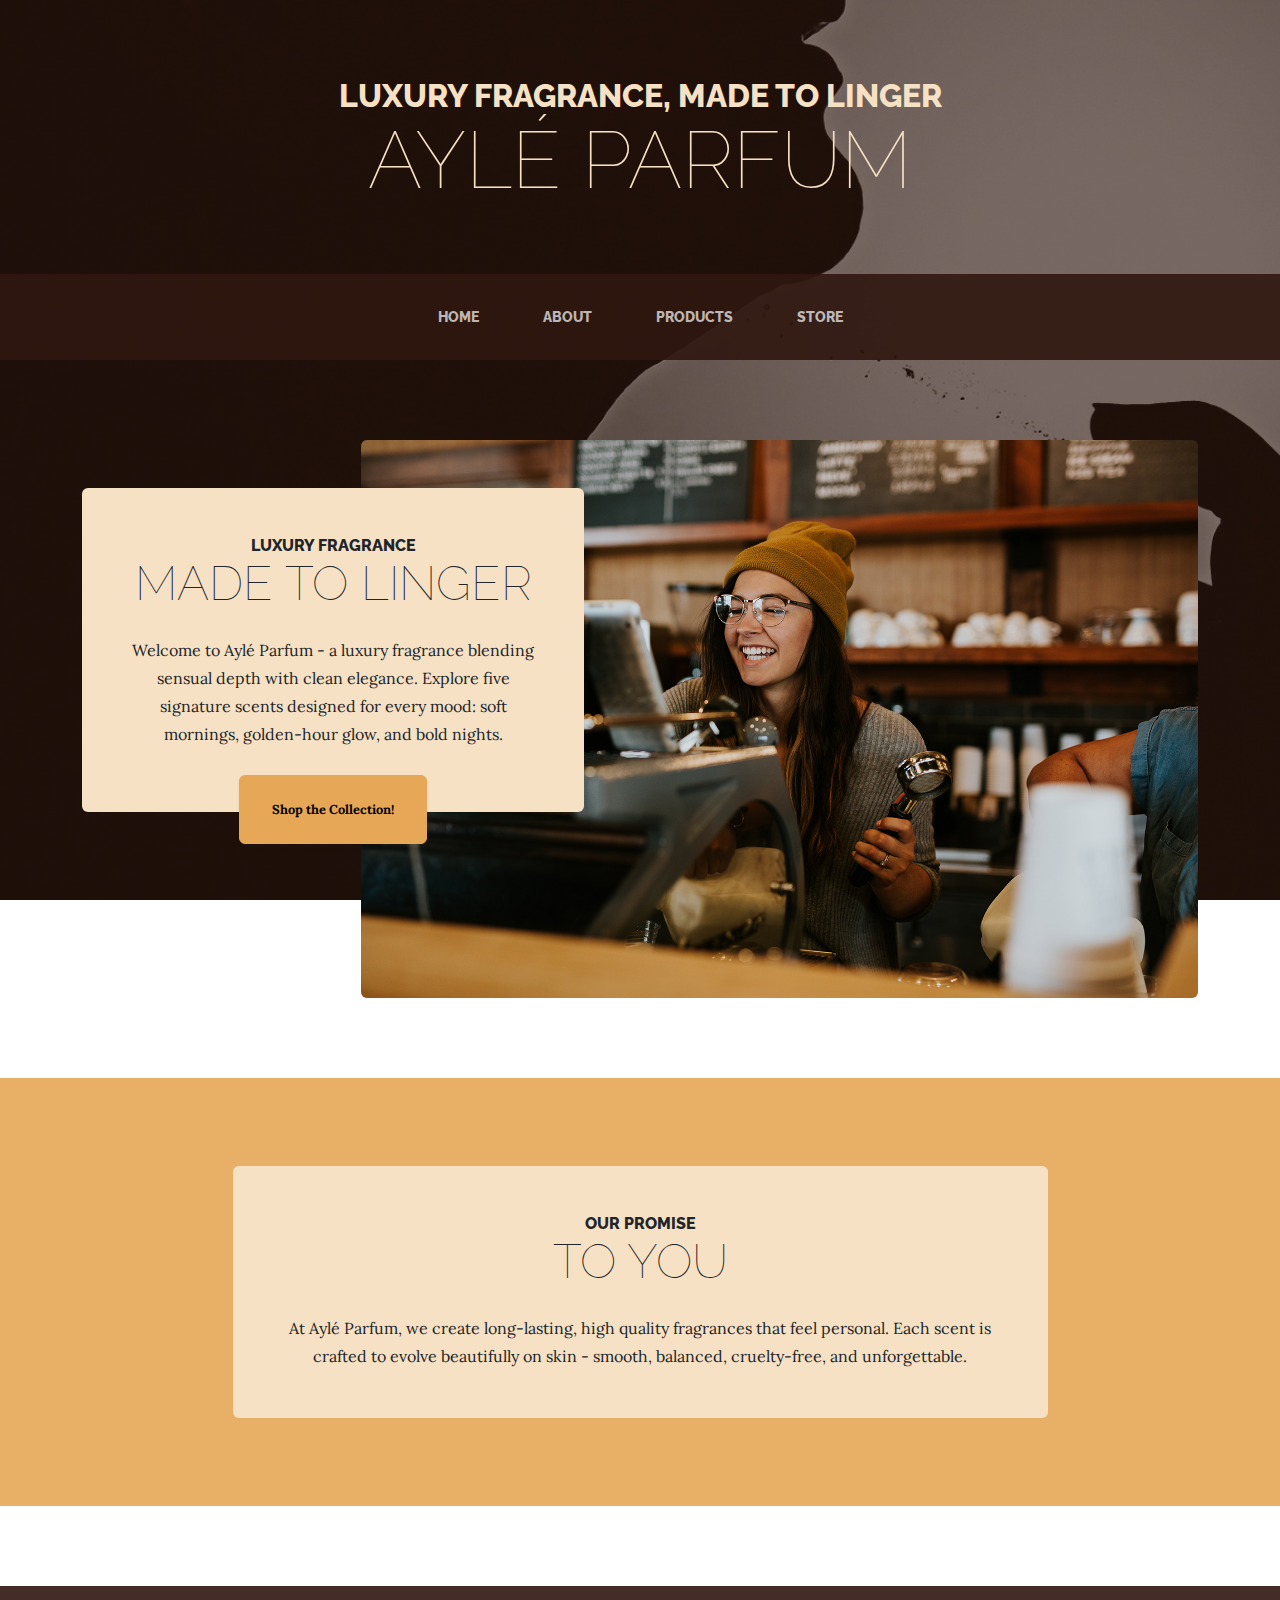
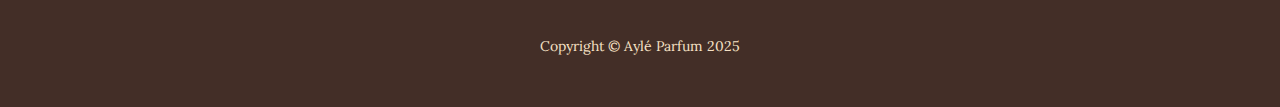
<file: index.html>
<!DOCTYPE html>
<html lang="en">
    <head>
        <meta charset="utf-8" />
        <meta name="viewport" content="width=device-width, initial-scale=1, shrink-to-fit=no" />
        <meta name="description" content="" />
        <meta name="author" content="" />
        <title>Aylé Parfum | Official Site</title>
        <link rel="icon" type="image/x-icon" href="assets/favicon.ico" />
        <!-- Google fonts-->
        <link href="https://fonts.googleapis.com/css?family=Raleway:100,100i,200,200i,300,300i,400,400i,500,500i,600,600i,700,700i,800,800i,900,900i" rel="stylesheet" />
        <link href="https://fonts.googleapis.com/css?family=Lora:400,400i,700,700i" rel="stylesheet" />
        <!-- Core theme CSS (includes Bootstrap)-->
        <link href="css/styles.css" rel="stylesheet" />
    </head>
    <body>
        <header>
            <h1 class="site-heading text-center text-faded d-none d-lg-block">
                <span class="site-heading-upper mb-3">Luxury fragrance, made to linger</span>
                <span class="site-heading-lower">Aylé Parfum</span>
            </h1>
        </header>
        <!-- Navigation-->
        <nav class="navbar navbar-expand-lg navbar-dark py-lg-4" id="mainNav">
            <div class="container">
                <a class="navbar-brand text-uppercase fw-bold d-lg-none" href="index.html">Aylé Parfum</a>
                <button class="navbar-toggler" type="button" data-bs-toggle="collapse" data-bs-target="#navbarSupportedContent" aria-controls="navbarSupportedContent" aria-expanded="false" aria-label="Toggle navigation"><span class="navbar-toggler-icon"></span></button>
                <div class="collapse navbar-collapse" id="navbarSupportedContent">
                    <ul class="navbar-nav mx-auto">
                        <li class="nav-item px-lg-4"><a class="nav-link text-uppercase" href="index.html">Home</a></li>
                        <li class="nav-item px-lg-4"><a class="nav-link text-uppercase" href="about.html">About</a></li>
                        <li class="nav-item px-lg-4"><a class="nav-link text-uppercase" href="products.html">Products</a></li>
                        <li class="nav-item px-lg-4"><a class="nav-link text-uppercase" href="store.html">Store</a></li>
                    </ul>
                </div>
            </div>
        </nav>
        <section class="page-section clearfix">
            <div class="container">
                <div class="intro">
                    <img class="intro-img img-fluid mb-3 mb-lg-0 rounded" src="assets/img/intro.jpg" alt="..." />
                    <div class="intro-text left-0 text-center bg-faded p-5 rounded">
                        <h2 class="section-heading mb-4">
                            <span class="section-heading-upper">Luxury fragrance</span>
                            <span class="section-heading-lower">Made to linger</span>
                        </h2>
                        <p class="mb-3">Welcome to Aylé Parfum - a luxury fragrance blending sensual depth with clean elegance. Explore five signature scents designed for every mood: soft mornings, golden-hour glow, and bold nights.</p>
                        <div class="intro-button mx-auto"><a class="btn btn-primary btn-xl" href="products.html">Shop the Collection!</a></div>
                    </div>
                </div>
            </div>
        </section>
        <section class="page-section cta">
            <div class="container">
                <div class="row">
                    <div class="col-xl-9 mx-auto">
                        <div class="cta-inner bg-faded text-center rounded">
                            <h2 class="section-heading mb-4">
                                <span class="section-heading-upper">Our Promise</span>
                                <span class="section-heading-lower">To You</span>
                            </h2>
                            <p class="mb-0">At Aylé Parfum, we create long-lasting, high quality fragrances that feel personal. Each scent is crafted to evolve beautifully on skin - smooth, balanced, cruelty-free, and unforgettable.</p>
                        </div>
                    </div>
                </div>
            </div>
        </section>
        <footer class="footer text-faded text-center py-5">
            <div class="container"><p class="m-0 small">Copyright &copy; Aylé Parfum 2025</p></div>
        </footer>
        <!-- Bootstrap core JS-->
        <script src="https://cdn.jsdelivr.net/npm/bootstrap@5.2.3/dist/js/bootstrap.bundle.min.js"></script>
        <!-- Core theme JS-->
        <script src="js/scripts.js"></script>
    </body>
</html>
</file>
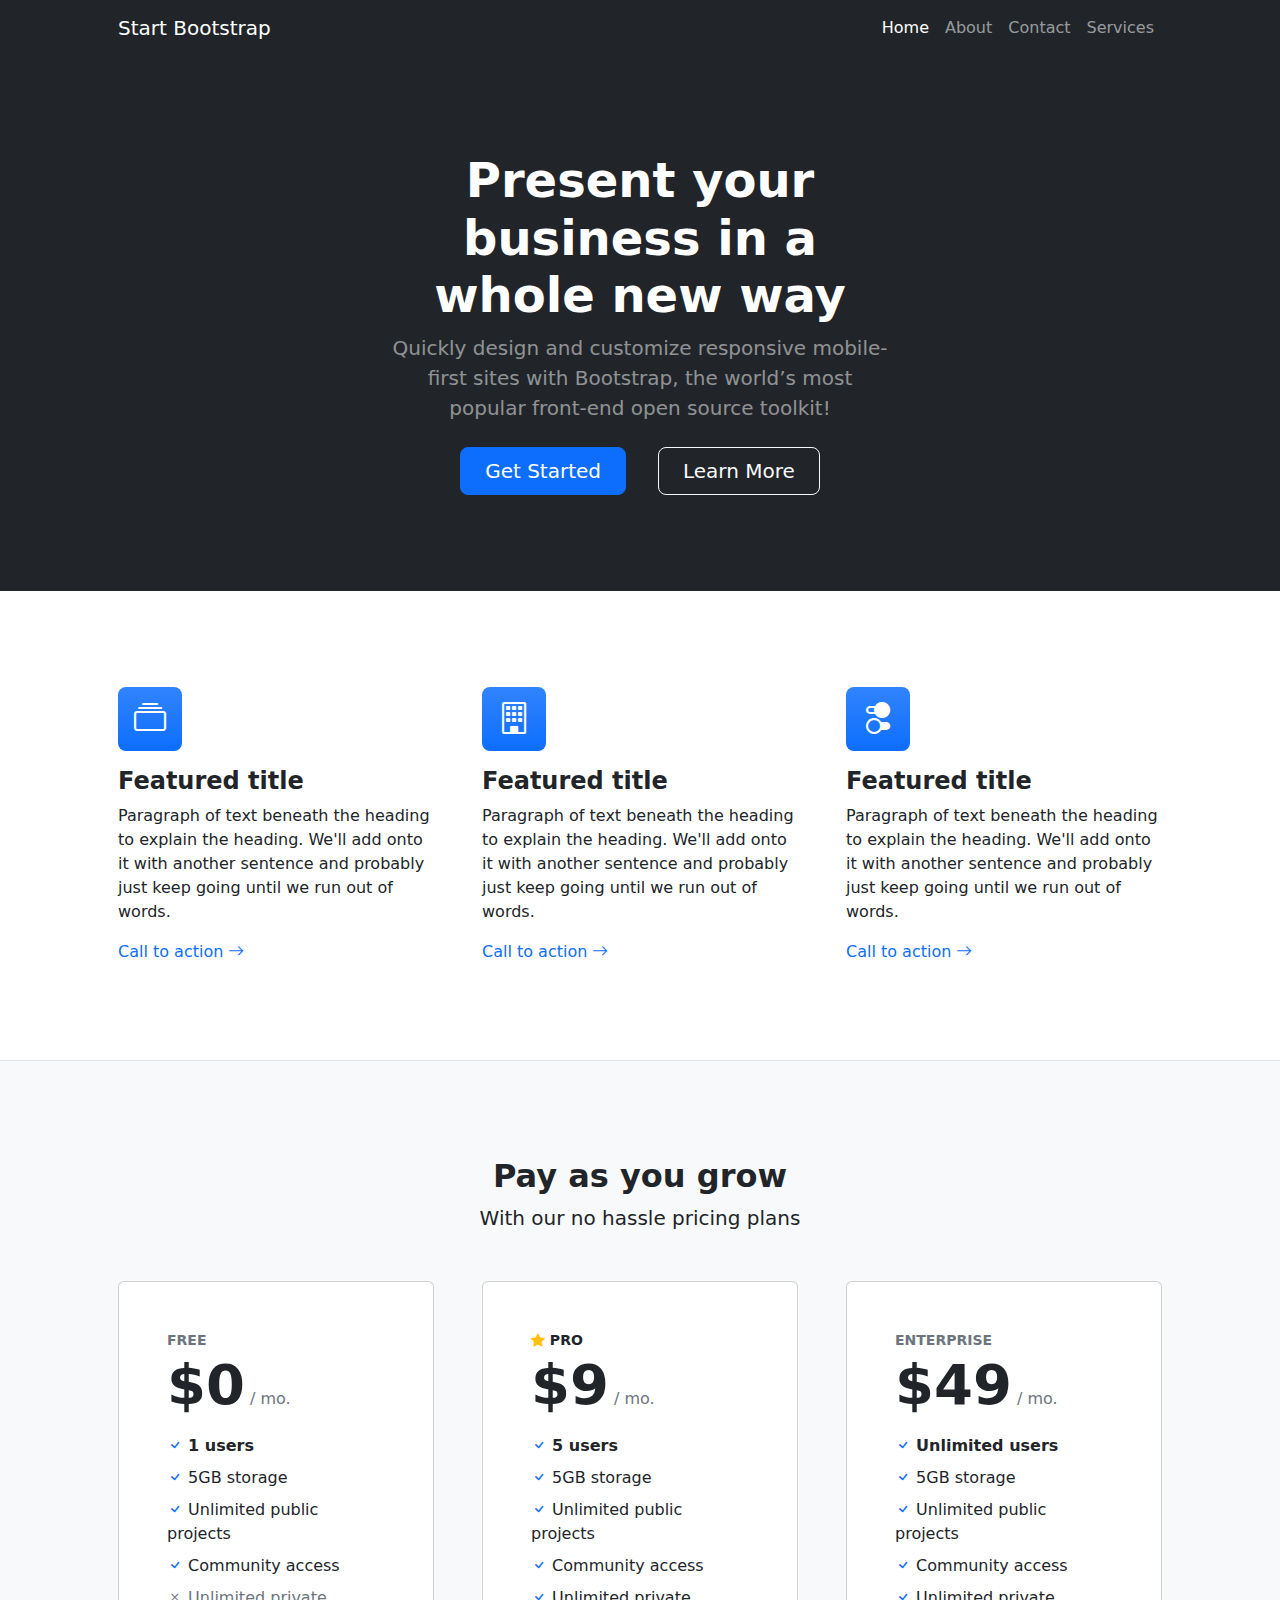
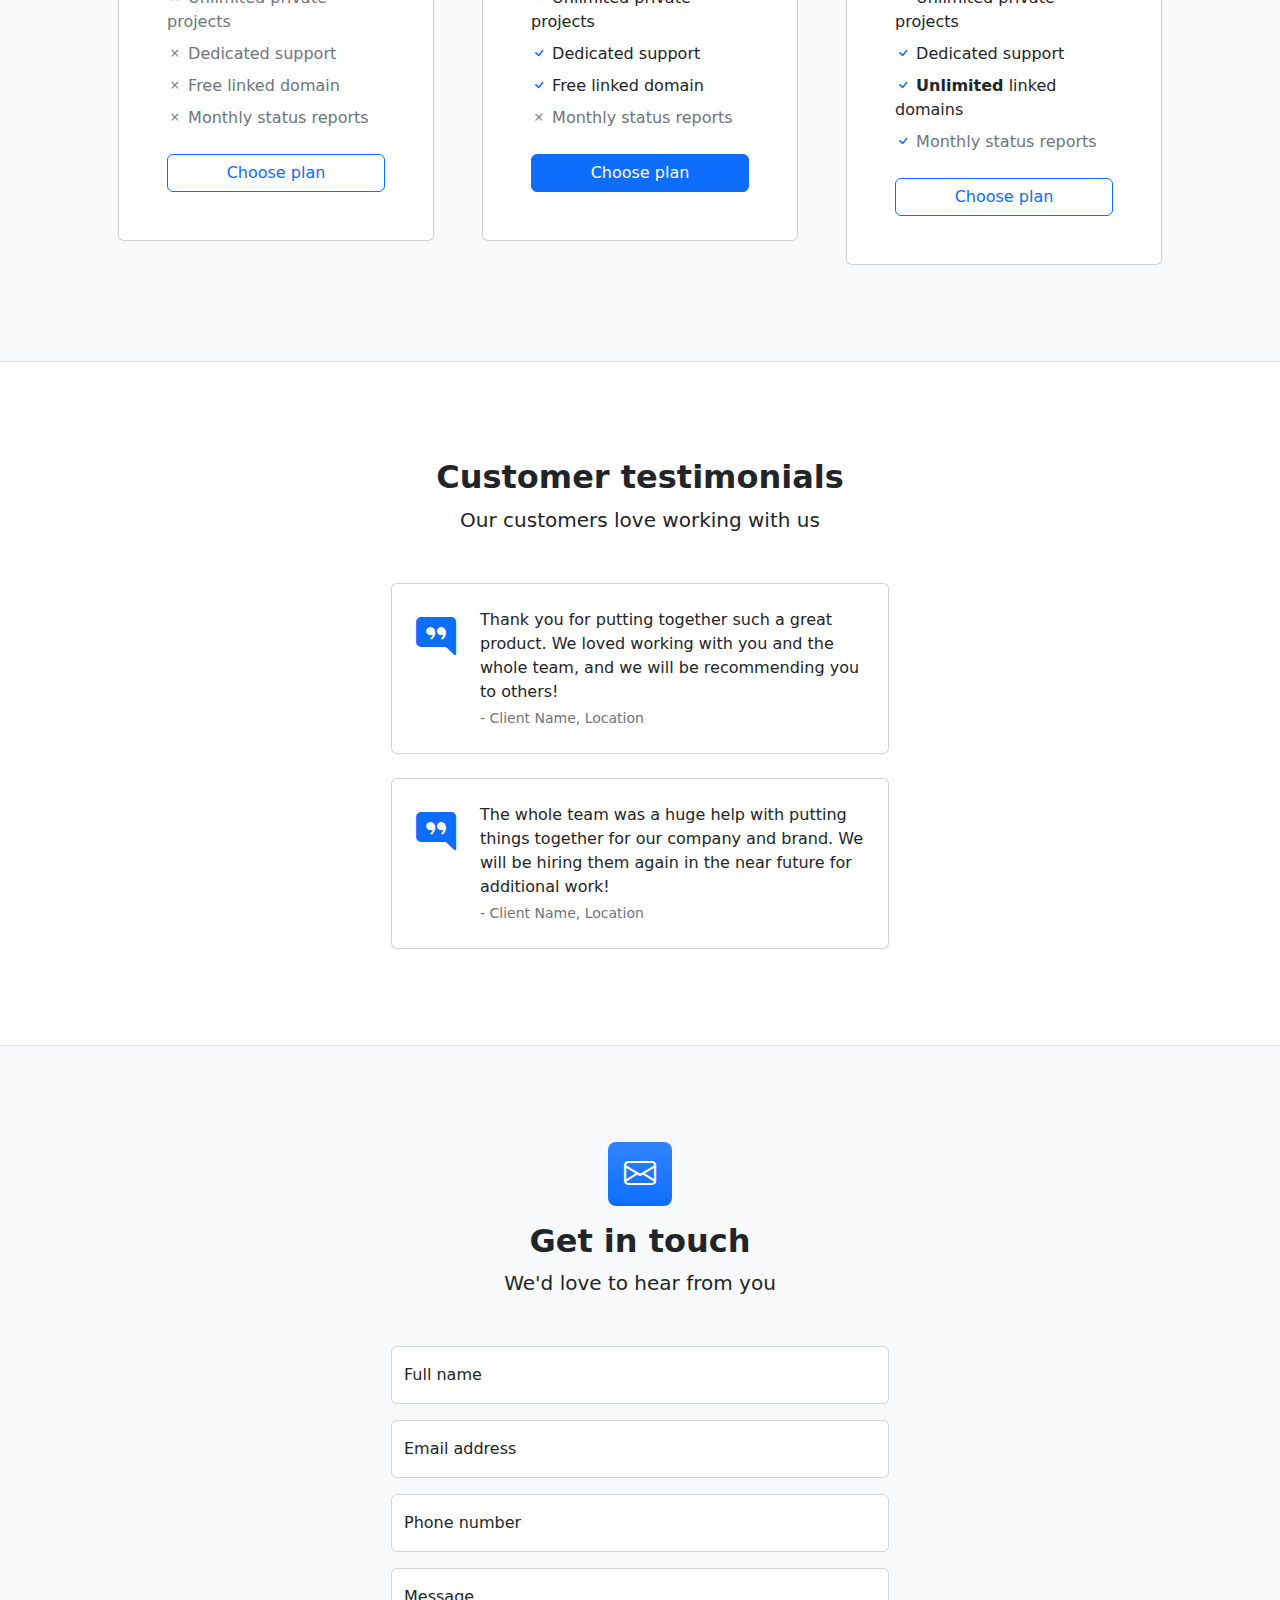
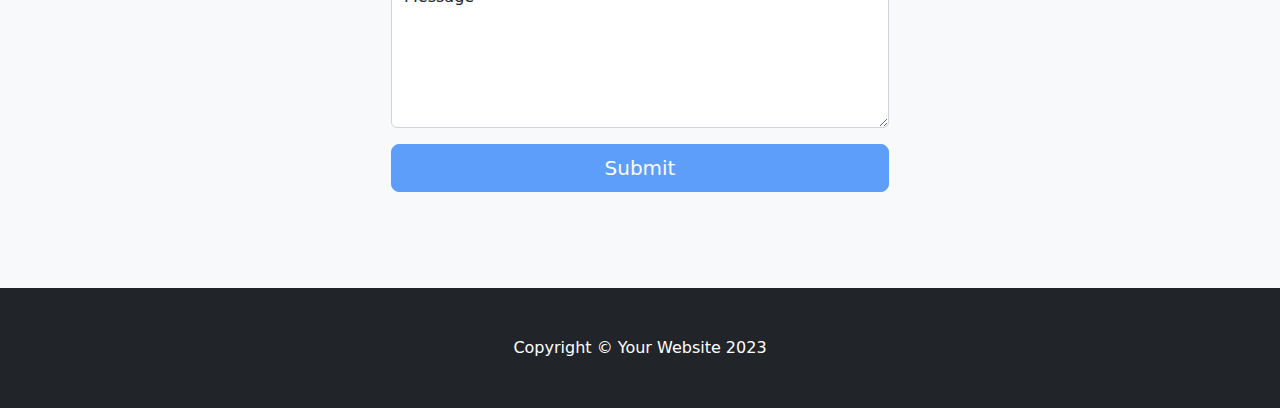
<file: startbootstrap-business-frontpage-gh-pages/index.html>
<!DOCTYPE html>
<html lang="en">
    <head>
        <meta charset="utf-8" />
        <meta name="viewport" content="width=device-width, initial-scale=1, shrink-to-fit=no" />
        <meta name="description" content="" />
        <meta name="author" content="" />
        <title>Business Frontpage - Start Bootstrap Template</title>
        <!-- Favicon-->
        <link rel="icon" type="image/x-icon" href="assets/favicon.ico" />
        <!-- Bootstrap icons-->
        <link href="https://cdn.jsdelivr.net/npm/bootstrap-icons@1.4.1/font/bootstrap-icons.css" rel="stylesheet" />
        <!-- Core theme CSS (includes Bootstrap)-->
        <link href="css/styles.css" rel="stylesheet" />
    </head>
    <body>
        <!-- Responsive navbar-->
        <nav class="navbar navbar-expand-lg navbar-dark bg-dark">
            <div class="container px-5">
                <a class="navbar-brand" href="#!">Start Bootstrap</a>
                <button class="navbar-toggler" type="button" data-bs-toggle="collapse" data-bs-target="#navbarSupportedContent" aria-controls="navbarSupportedContent" aria-expanded="false" aria-label="Toggle navigation"><span class="navbar-toggler-icon"></span></button>
                <div class="collapse navbar-collapse" id="navbarSupportedContent">
                    <ul class="navbar-nav ms-auto mb-2 mb-lg-0">
                        <li class="nav-item"><a class="nav-link active" aria-current="page" href="#!">Home</a></li>
                        <li class="nav-item"><a class="nav-link" href="#!">About</a></li>
                        <li class="nav-item"><a class="nav-link" href="#!">Contact</a></li>
                        <li class="nav-item"><a class="nav-link" href="#!">Services</a></li>
                    </ul>
                </div>
            </div>
        </nav>
        <!-- Header-->
        <header class="bg-dark py-5">
            <div class="container px-5">
                <div class="row gx-5 justify-content-center">
                    <div class="col-lg-6">
                        <div class="text-center my-5">
                            <h1 class="display-5 fw-bolder text-white mb-2">Present your business in a whole new way</h1>
                            <p class="lead text-white-50 mb-4">Quickly design and customize responsive mobile-first sites with Bootstrap, the world’s most popular front-end open source toolkit!</p>
                            <div class="d-grid gap-3 d-sm-flex justify-content-sm-center">
                                <a class="btn btn-primary btn-lg px-4 me-sm-3" href="#features">Get Started</a>
                                <a class="btn btn-outline-light btn-lg px-4" href="#!">Learn More</a>
                            </div>
                        </div>
                    </div>
                </div>
            </div>
        </header>
        <!-- Features section-->
        <section class="py-5 border-bottom" id="features">
            <div class="container px-5 my-5">
                <div class="row gx-5">
                    <div class="col-lg-4 mb-5 mb-lg-0">
                        <div class="feature bg-primary bg-gradient text-white rounded-3 mb-3"><i class="bi bi-collection"></i></div>
                        <h2 class="h4 fw-bolder">Featured title</h2>
                        <p>Paragraph of text beneath the heading to explain the heading. We'll add onto it with another sentence and probably just keep going until we run out of words.</p>
                        <a class="text-decoration-none" href="#!">
                            Call to action
                            <i class="bi bi-arrow-right"></i>
                        </a>
                    </div>
                    <div class="col-lg-4 mb-5 mb-lg-0">
                        <div class="feature bg-primary bg-gradient text-white rounded-3 mb-3"><i class="bi bi-building"></i></div>
                        <h2 class="h4 fw-bolder">Featured title</h2>
                        <p>Paragraph of text beneath the heading to explain the heading. We'll add onto it with another sentence and probably just keep going until we run out of words.</p>
                        <a class="text-decoration-none" href="#!">
                            Call to action
                            <i class="bi bi-arrow-right"></i>
                        </a>
                    </div>
                    <div class="col-lg-4">
                        <div class="feature bg-primary bg-gradient text-white rounded-3 mb-3"><i class="bi bi-toggles2"></i></div>
                        <h2 class="h4 fw-bolder">Featured title</h2>
                        <p>Paragraph of text beneath the heading to explain the heading. We'll add onto it with another sentence and probably just keep going until we run out of words.</p>
                        <a class="text-decoration-none" href="#!">
                            Call to action
                            <i class="bi bi-arrow-right"></i>
                        </a>
                    </div>
                </div>
            </div>
        </section>
        <!-- Pricing section-->
        <section class="bg-light py-5 border-bottom">
            <div class="container px-5 my-5">
                <div class="text-center mb-5">
                    <h2 class="fw-bolder">Pay as you grow</h2>
                    <p class="lead mb-0">With our no hassle pricing plans</p>
                </div>
                <div class="row gx-5 justify-content-center">
                    <!-- Pricing card free-->
                    <div class="col-lg-6 col-xl-4">
                        <div class="card mb-5 mb-xl-0">
                            <div class="card-body p-5">
                                <div class="small text-uppercase fw-bold text-muted">Free</div>
                                <div class="mb-3">
                                    <span class="display-4 fw-bold">$0</span>
                                    <span class="text-muted">/ mo.</span>
                                </div>
                                <ul class="list-unstyled mb-4">
                                    <li class="mb-2">
                                        <i class="bi bi-check text-primary"></i>
                                        <strong>1 users</strong>
                                    </li>
                                    <li class="mb-2">
                                        <i class="bi bi-check text-primary"></i>
                                        5GB storage
                                    </li>
                                    <li class="mb-2">
                                        <i class="bi bi-check text-primary"></i>
                                        Unlimited public projects
                                    </li>
                                    <li class="mb-2">
                                        <i class="bi bi-check text-primary"></i>
                                        Community access
                                    </li>
                                    <li class="mb-2 text-muted">
                                        <i class="bi bi-x"></i>
                                        Unlimited private projects
                                    </li>
                                    <li class="mb-2 text-muted">
                                        <i class="bi bi-x"></i>
                                        Dedicated support
                                    </li>
                                    <li class="mb-2 text-muted">
                                        <i class="bi bi-x"></i>
                                        Free linked domain
                                    </li>
                                    <li class="text-muted">
                                        <i class="bi bi-x"></i>
                                        Monthly status reports
                                    </li>
                                </ul>
                                <div class="d-grid"><a class="btn btn-outline-primary" href="#!">Choose plan</a></div>
                            </div>
                        </div>
                    </div>
                    <!-- Pricing card pro-->
                    <div class="col-lg-6 col-xl-4">
                        <div class="card mb-5 mb-xl-0">
                            <div class="card-body p-5">
                                <div class="small text-uppercase fw-bold">
                                    <i class="bi bi-star-fill text-warning"></i>
                                    Pro
                                </div>
                                <div class="mb-3">
                                    <span class="display-4 fw-bold">$9</span>
                                    <span class="text-muted">/ mo.</span>
                                </div>
                                <ul class="list-unstyled mb-4">
                                    <li class="mb-2">
                                        <i class="bi bi-check text-primary"></i>
                                        <strong>5 users</strong>
                                    </li>
                                    <li class="mb-2">
                                        <i class="bi bi-check text-primary"></i>
                                        5GB storage
                                    </li>
                                    <li class="mb-2">
                                        <i class="bi bi-check text-primary"></i>
                                        Unlimited public projects
                                    </li>
                                    <li class="mb-2">
                                        <i class="bi bi-check text-primary"></i>
                                        Community access
                                    </li>
                                    <li class="mb-2">
                                        <i class="bi bi-check text-primary"></i>
                                        Unlimited private projects
                                    </li>
                                    <li class="mb-2">
                                        <i class="bi bi-check text-primary"></i>
                                        Dedicated support
                                    </li>
                                    <li class="mb-2">
                                        <i class="bi bi-check text-primary"></i>
                                        Free linked domain
                                    </li>
                                    <li class="text-muted">
                                        <i class="bi bi-x"></i>
                                        Monthly status reports
                                    </li>
                                </ul>
                                <div class="d-grid"><a class="btn btn-primary" href="#!">Choose plan</a></div>
                            </div>
                        </div>
                    </div>
                    <!-- Pricing card enterprise-->
                    <div class="col-lg-6 col-xl-4">
                        <div class="card">
                            <div class="card-body p-5">
                                <div class="small text-uppercase fw-bold text-muted">Enterprise</div>
                                <div class="mb-3">
                                    <span class="display-4 fw-bold">$49</span>
                                    <span class="text-muted">/ mo.</span>
                                </div>
                                <ul class="list-unstyled mb-4">
                                    <li class="mb-2">
                                        <i class="bi bi-check text-primary"></i>
                                        <strong>Unlimited users</strong>
                                    </li>
                                    <li class="mb-2">
                                        <i class="bi bi-check text-primary"></i>
                                        5GB storage
                                    </li>
                                    <li class="mb-2">
                                        <i class="bi bi-check text-primary"></i>
                                        Unlimited public projects
                                    </li>
                                    <li class="mb-2">
                                        <i class="bi bi-check text-primary"></i>
                                        Community access
                                    </li>
                                    <li class="mb-2">
                                        <i class="bi bi-check text-primary"></i>
                                        Unlimited private projects
                                    </li>
                                    <li class="mb-2">
                                        <i class="bi bi-check text-primary"></i>
                                        Dedicated support
                                    </li>
                                    <li class="mb-2">
                                        <i class="bi bi-check text-primary"></i>
                                        <strong>Unlimited</strong>
                                        linked domains
                                    </li>
                                    <li class="text-muted">
                                        <i class="bi bi-check text-primary"></i>
                                        Monthly status reports
                                    </li>
                                </ul>
                                <div class="d-grid"><a class="btn btn-outline-primary" href="#!">Choose plan</a></div>
                            </div>
                        </div>
                    </div>
                </div>
            </div>
        </section>
        <!-- Testimonials section-->
        <section class="py-5 border-bottom">
            <div class="container px-5 my-5 px-5">
                <div class="text-center mb-5">
                    <h2 class="fw-bolder">Customer testimonials</h2>
                    <p class="lead mb-0">Our customers love working with us</p>
                </div>
                <div class="row gx-5 justify-content-center">
                    <div class="col-lg-6">
                        <!-- Testimonial 1-->
                        <div class="card mb-4">
                            <div class="card-body p-4">
                                <div class="d-flex">
                                    <div class="flex-shrink-0"><i class="bi bi-chat-right-quote-fill text-primary fs-1"></i></div>
                                    <div class="ms-4">
                                        <p class="mb-1">Thank you for putting together such a great product. We loved working with you and the whole team, and we will be recommending you to others!</p>
                                        <div class="small text-muted">- Client Name, Location</div>
                                    </div>
                                </div>
                            </div>
                        </div>
                        <!-- Testimonial 2-->
                        <div class="card">
                            <div class="card-body p-4">
                                <div class="d-flex">
                                    <div class="flex-shrink-0"><i class="bi bi-chat-right-quote-fill text-primary fs-1"></i></div>
                                    <div class="ms-4">
                                        <p class="mb-1">The whole team was a huge help with putting things together for our company and brand. We will be hiring them again in the near future for additional work!</p>
                                        <div class="small text-muted">- Client Name, Location</div>
                                    </div>
                                </div>
                            </div>
                        </div>
                    </div>
                </div>
            </div>
        </section>
        <!-- Contact section-->
        <section class="bg-light py-5">
            <div class="container px-5 my-5 px-5">
                <div class="text-center mb-5">
                    <div class="feature bg-primary bg-gradient text-white rounded-3 mb-3"><i class="bi bi-envelope"></i></div>
                    <h2 class="fw-bolder">Get in touch</h2>
                    <p class="lead mb-0">We'd love to hear from you</p>
                </div>
                <div class="row gx-5 justify-content-center">
                    <div class="col-lg-6">
                        <!-- * * * * * * * * * * * * * * *-->
                        <!-- * * SB Forms Contact Form * *-->
                        <!-- * * * * * * * * * * * * * * *-->
                        <!-- This form is pre-integrated with SB Forms.-->
                        <!-- To make this form functional, sign up at-->
                        <!-- https://startbootstrap.com/solution/contact-forms-->
                        <!-- to get an API token!-->
                        <form id="contactForm" data-sb-form-api-token="API_TOKEN">
                            <!-- Name input-->
                            <div class="form-floating mb-3">
                                <input class="form-control" id="name" type="text" placeholder="Enter your name..." data-sb-validations="required" />
                                <label for="name">Full name</label>
                                <div class="invalid-feedback" data-sb-feedback="name:required">A name is required.</div>
                            </div>
                            <!-- Email address input-->
                            <div class="form-floating mb-3">
                                <input class="form-control" id="email" type="email" placeholder="name@example.com" data-sb-validations="required,email" />
                                <label for="email">Email address</label>
                                <div class="invalid-feedback" data-sb-feedback="email:required">An email is required.</div>
                                <div class="invalid-feedback" data-sb-feedback="email:email">Email is not valid.</div>
                            </div>
                            <!-- Phone number input-->
                            <div class="form-floating mb-3">
                                <input class="form-control" id="phone" type="tel" placeholder="(123) 456-7890" data-sb-validations="required" />
                                <label for="phone">Phone number</label>
                                <div class="invalid-feedback" data-sb-feedback="phone:required">A phone number is required.</div>
                            </div>
                            <!-- Message input-->
                            <div class="form-floating mb-3">
                                <textarea class="form-control" id="message" type="text" placeholder="Enter your message here..." style="height: 10rem" data-sb-validations="required"></textarea>
                                <label for="message">Message</label>
                                <div class="invalid-feedback" data-sb-feedback="message:required">A message is required.</div>
                            </div>
                            <!-- Submit success message-->
                            <!---->
                            <!-- This is what your users will see when the form-->
                            <!-- has successfully submitted-->
                            <div class="d-none" id="submitSuccessMessage">
                                <div class="text-center mb-3">
                                    <div class="fw-bolder">Form submission successful!</div>
                                    To activate this form, sign up at
                                    <br />
                                    <a href="https://startbootstrap.com/solution/contact-forms">https://startbootstrap.com/solution/contact-forms</a>
                                </div>
                            </div>
                            <!-- Submit error message-->
                            <!---->
                            <!-- This is what your users will see when there is-->
                            <!-- an error submitting the form-->
                            <div class="d-none" id="submitErrorMessage"><div class="text-center text-danger mb-3">Error sending message!</div></div>
                            <!-- Submit Button-->
                            <div class="d-grid"><button class="btn btn-primary btn-lg disabled" id="submitButton" type="submit">Submit</button></div>
                        </form>
                    </div>
                </div>
            </div>
        </section>
        <!-- Footer-->
        <footer class="py-5 bg-dark">
            <div class="container px-5"><p class="m-0 text-center text-white">Copyright &copy; Your Website 2023</p></div>
        </footer>
        <!-- Bootstrap core JS-->
        <script src="https://cdn.jsdelivr.net/npm/bootstrap@5.2.3/dist/js/bootstrap.bundle.min.js"></script>
        <!-- Core theme JS-->
        <script src="js/scripts.js"></script>
        <!-- * * * * * * * * * * * * * * * * * * * * * * * * * * * * * * * * * * * * * * * *-->
        <!-- * *                               SB Forms JS                               * *-->
        <!-- * * Activate your form at https://startbootstrap.com/solution/contact-forms * *-->
        <!-- * * * * * * * * * * * * * * * * * * * * * * * * * * * * * * * * * * * * * * * *-->
        <script src="https://cdn.startbootstrap.com/sb-forms-latest.js"></script>
    </body>
</html>
</file>
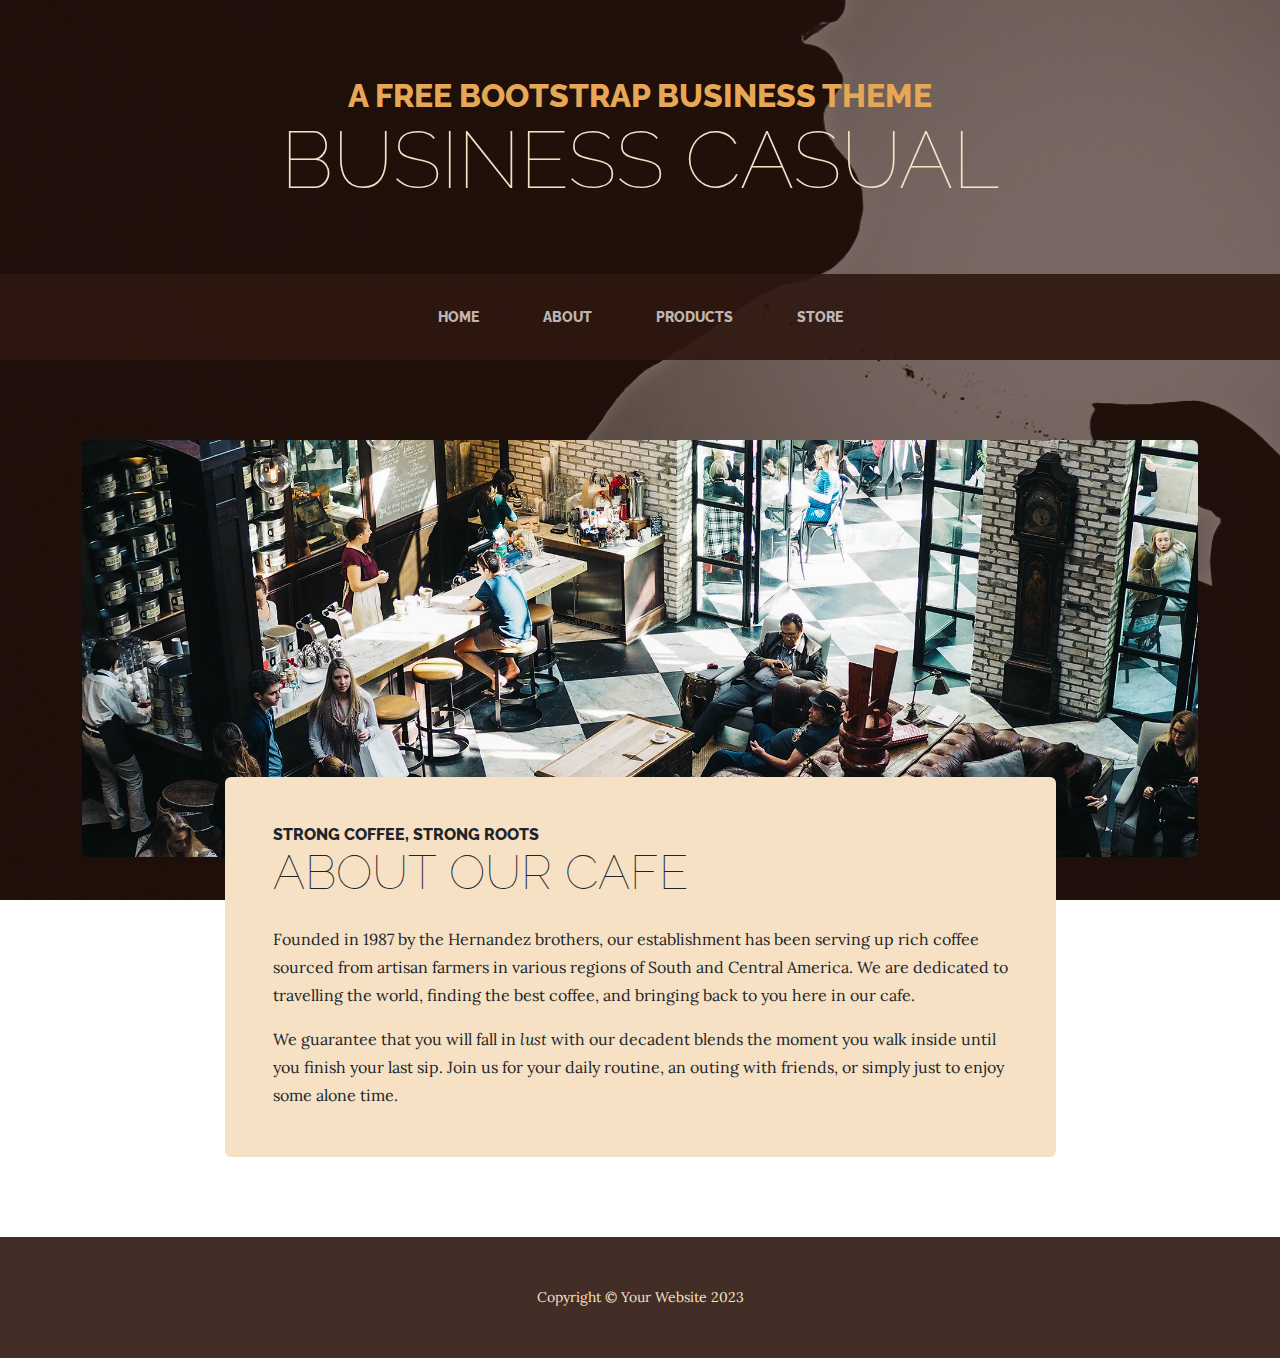
<file: about.html>
<!DOCTYPE html>
<html lang="en">
    <head>
        <meta charset="utf-8" />
        <meta name="viewport" content="width=device-width, initial-scale=1, shrink-to-fit=no" />
        <meta name="description" content="" />
        <meta name="author" content="" />
        <title>Business Casual - Start Bootstrap Theme</title>
        <link rel="icon" type="image/x-icon" href="assets/favicon.ico" />
        <!-- Google fonts-->
        <link href="https://fonts.googleapis.com/css?family=Raleway:100,100i,200,200i,300,300i,400,400i,500,500i,600,600i,700,700i,800,800i,900,900i" rel="stylesheet" />
        <link href="https://fonts.googleapis.com/css?family=Lora:400,400i,700,700i" rel="stylesheet" />
        <!-- Core theme CSS (includes Bootstrap)-->
        <link href="css/styles.css" rel="stylesheet" />
    </head>
    <body>
        <header>
            <h1 class="site-heading text-center text-faded d-none d-lg-block">
                <span class="site-heading-upper text-primary mb-3">A Free Bootstrap Business Theme</span>
                <span class="site-heading-lower">Business Casual</span>
            </h1>
        </header>
        <!-- Navigation-->
        <nav class="navbar navbar-expand-lg navbar-dark py-lg-4" id="mainNav">
            <div class="container">
                <a class="navbar-brand text-uppercase fw-bold d-lg-none" href="index.html">Start Bootstrap</a>
                <button class="navbar-toggler" type="button" data-bs-toggle="collapse" data-bs-target="#navbarSupportedContent" aria-controls="navbarSupportedContent" aria-expanded="false" aria-label="Toggle navigation"><span class="navbar-toggler-icon"></span></button>
                <div class="collapse navbar-collapse" id="navbarSupportedContent">
                    <ul class="navbar-nav mx-auto">
                        <li class="nav-item px-lg-4"><a class="nav-link text-uppercase" href="index.html">Home</a></li>
                        <li class="nav-item px-lg-4"><a class="nav-link text-uppercase" href="about.html">About</a></li>
                        <li class="nav-item px-lg-4"><a class="nav-link text-uppercase" href="products.html">Products</a></li>
                        <li class="nav-item px-lg-4"><a class="nav-link text-uppercase" href="store.html">Store</a></li>
                    </ul>
                </div>
            </div>
        </nav>
        <section class="page-section about-heading">
            <div class="container">
                <img class="img-fluid rounded about-heading-img mb-3 mb-lg-0" src="assets/img/about.jpg" alt="..." />
                <div class="about-heading-content">
                    <div class="row">
                        <div class="col-xl-9 col-lg-10 mx-auto">
                            <div class="bg-faded rounded p-5">
                                <h2 class="section-heading mb-4">
                                    <span class="section-heading-upper">Strong Coffee, Strong Roots</span>
                                    <span class="section-heading-lower">About Our Cafe</span>
                                </h2>
                                <p>Founded in 1987 by the Hernandez brothers, our establishment has been serving up rich coffee sourced from artisan farmers in various regions of South and Central America. We are dedicated to travelling the world, finding the best coffee, and bringing back to you here in our cafe.</p>
                                <p class="mb-0">
                                    We guarantee that you will fall in
                                    <em>lust</em>
                                    with our decadent blends the moment you walk inside until you finish your last sip. Join us for your daily routine, an outing with friends, or simply just to enjoy some alone time.
                                </p>
                            </div>
                        </div>
                    </div>
                </div>
            </div>
        </section>
        <footer class="footer text-faded text-center py-5">
            <div class="container"><p class="m-0 small">Copyright &copy; Your Website 2023</p></div>
        </footer>
        <!-- Bootstrap core JS-->
        <script src="https://cdn.jsdelivr.net/npm/bootstrap@5.2.3/dist/js/bootstrap.bundle.min.js"></script>
        <!-- Core theme JS-->
        <script src="js/scripts.js"></script>
    </body>
</html>
</file>
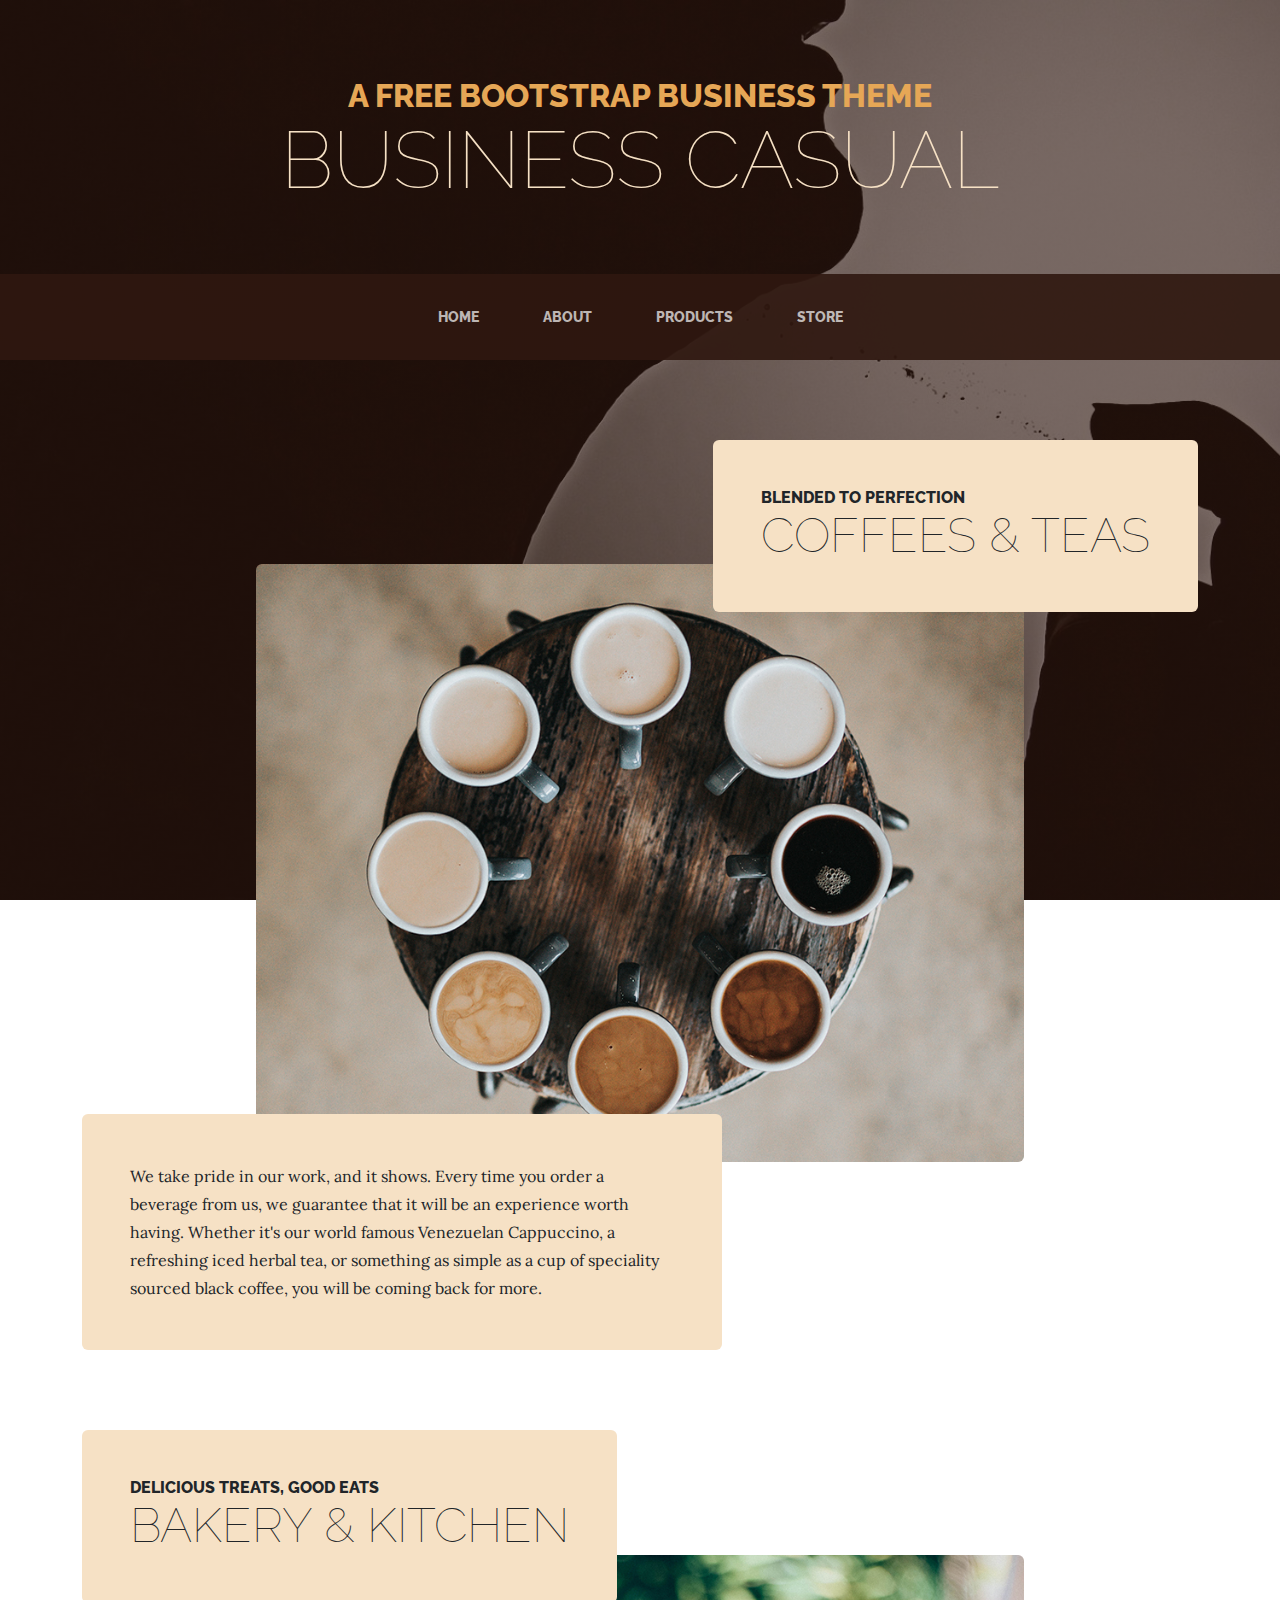
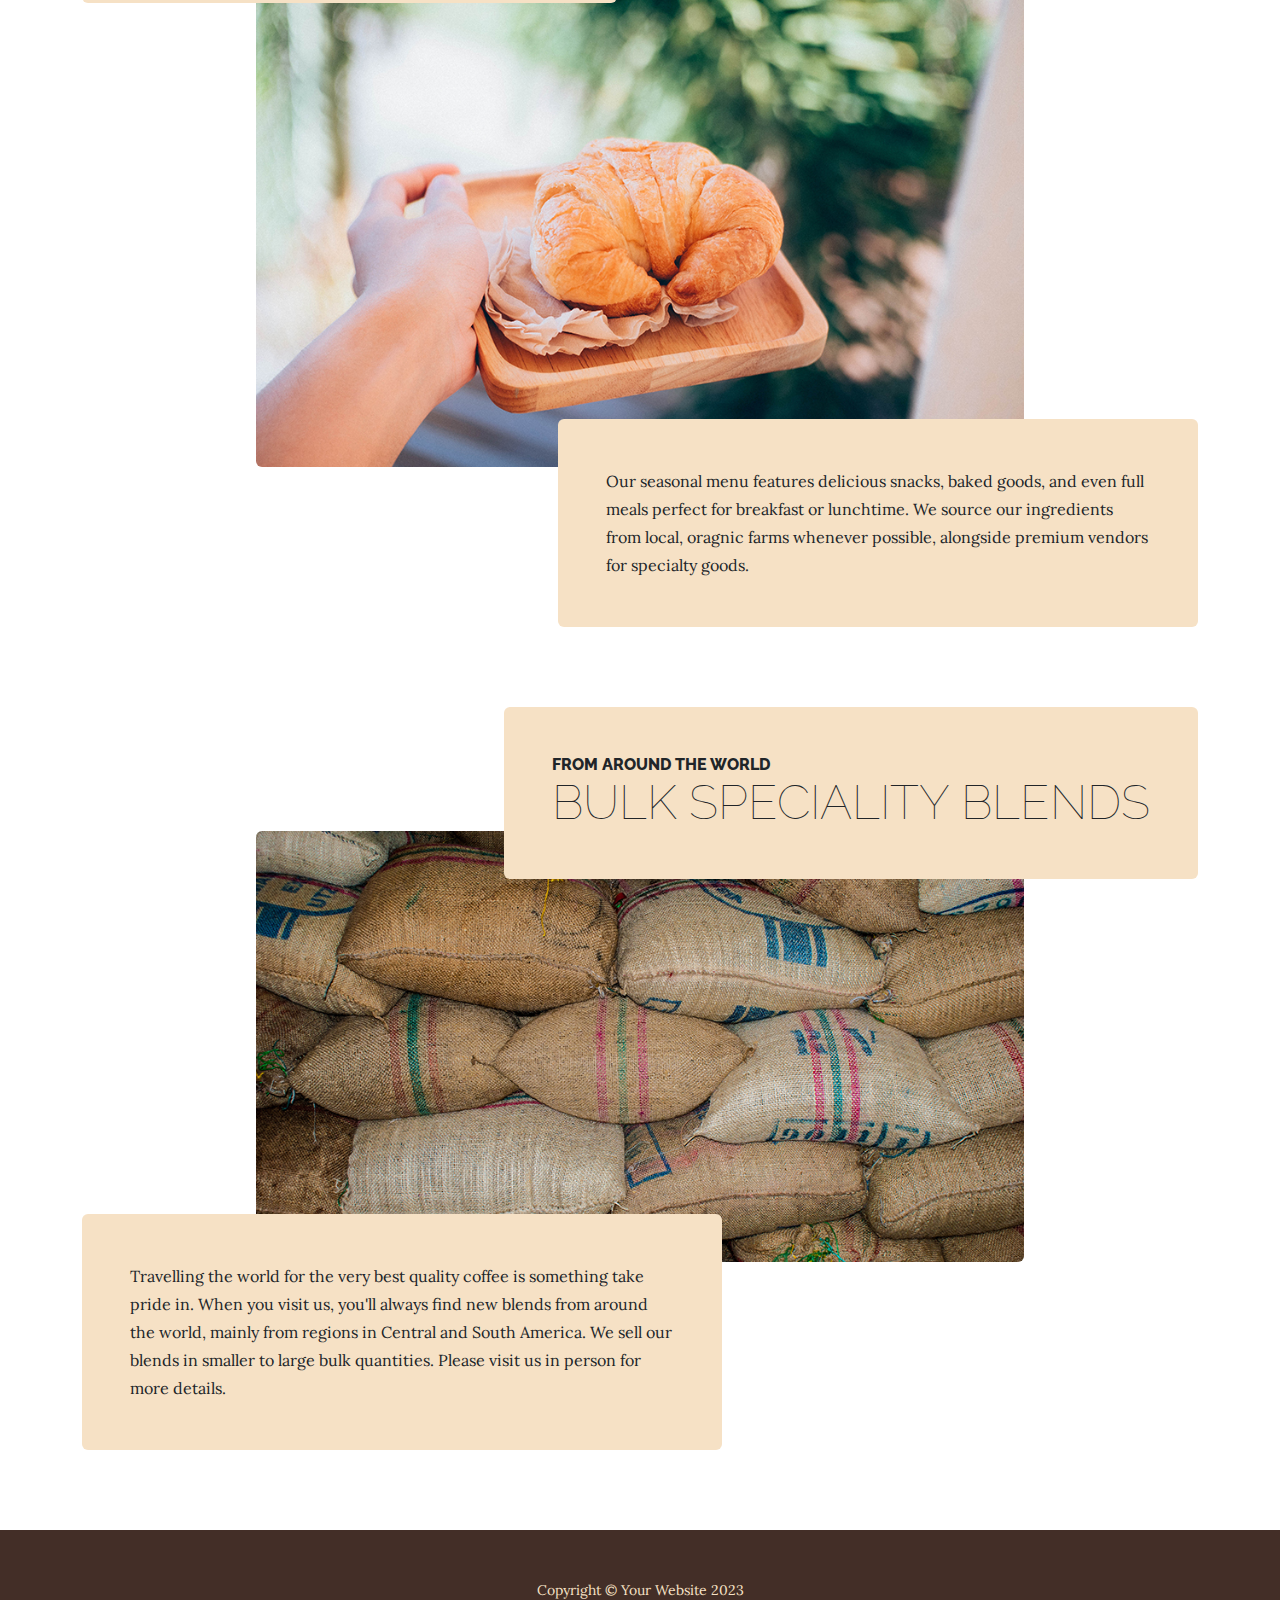
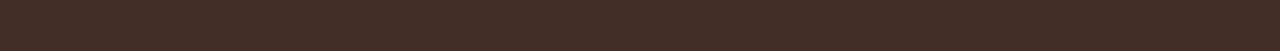
<file: products.html>
<!DOCTYPE html>
<html lang="en">
    <head>
        <meta charset="utf-8" />
        <meta name="viewport" content="width=device-width, initial-scale=1, shrink-to-fit=no" />
        <meta name="description" content="" />
        <meta name="author" content="" />
        <title>Business Casual - Start Bootstrap Theme</title>
        <link rel="icon" type="image/x-icon" href="assets/favicon.ico" />
        <!-- Google fonts-->
        <link href="https://fonts.googleapis.com/css?family=Raleway:100,100i,200,200i,300,300i,400,400i,500,500i,600,600i,700,700i,800,800i,900,900i" rel="stylesheet" />
        <link href="https://fonts.googleapis.com/css?family=Lora:400,400i,700,700i" rel="stylesheet" />
        <!-- Core theme CSS (includes Bootstrap)-->
        <link href="css/styles.css" rel="stylesheet" />
    </head>
    <body>
        <header>
            <h1 class="site-heading text-center text-faded d-none d-lg-block">
                <span class="site-heading-upper text-primary mb-3">A Free Bootstrap Business Theme</span>
                <span class="site-heading-lower">Business Casual</span>
            </h1>
        </header>
        <!-- Navigation-->
        <nav class="navbar navbar-expand-lg navbar-dark py-lg-4" id="mainNav">
            <div class="container">
                <a class="navbar-brand text-uppercase fw-bold d-lg-none" href="index.html">Start Bootstrap</a>
                <button class="navbar-toggler" type="button" data-bs-toggle="collapse" data-bs-target="#navbarSupportedContent" aria-controls="navbarSupportedContent" aria-expanded="false" aria-label="Toggle navigation"><span class="navbar-toggler-icon"></span></button>
                <div class="collapse navbar-collapse" id="navbarSupportedContent">
                    <ul class="navbar-nav mx-auto">
                        <li class="nav-item px-lg-4"><a class="nav-link text-uppercase" href="index.html">Home</a></li>
                        <li class="nav-item px-lg-4"><a class="nav-link text-uppercase" href="about.html">About</a></li>
                        <li class="nav-item px-lg-4"><a class="nav-link text-uppercase" href="products.html">Products</a></li>
                        <li class="nav-item px-lg-4"><a class="nav-link text-uppercase" href="store.html">Store</a></li>
                    </ul>
                </div>
            </div>
        </nav>
        <section class="page-section">
            <div class="container">
                <div class="product-item">
                    <div class="product-item-title d-flex">
                        <div class="bg-faded p-5 d-flex ms-auto rounded">
                            <h2 class="section-heading mb-0">
                                <span class="section-heading-upper">Blended to Perfection</span>
                                <span class="section-heading-lower">Coffees & Teas</span>
                            </h2>
                        </div>
                    </div>
                    <img class="product-item-img mx-auto d-flex rounded img-fluid mb-3 mb-lg-0" src="assets/img/products-01.jpg" alt="..." />
                    <div class="product-item-description d-flex me-auto">
                        <div class="bg-faded p-5 rounded"><p class="mb-0">We take pride in our work, and it shows. Every time you order a beverage from us, we guarantee that it will be an experience worth having. Whether it's our world famous Venezuelan Cappuccino, a refreshing iced herbal tea, or something as simple as a cup of speciality sourced black coffee, you will be coming back for more.</p></div>
                    </div>
                </div>
            </div>
        </section>
        <section class="page-section">
            <div class="container">
                <div class="product-item">
                    <div class="product-item-title d-flex">
                        <div class="bg-faded p-5 d-flex me-auto rounded">
                            <h2 class="section-heading mb-0">
                                <span class="section-heading-upper">Delicious Treats, Good Eats</span>
                                <span class="section-heading-lower">Bakery & Kitchen</span>
                            </h2>
                        </div>
                    </div>
                    <img class="product-item-img mx-auto d-flex rounded img-fluid mb-3 mb-lg-0" src="assets/img/products-02.jpg" alt="..." />
                    <div class="product-item-description d-flex ms-auto">
                        <div class="bg-faded p-5 rounded"><p class="mb-0">Our seasonal menu features delicious snacks, baked goods, and even full meals perfect for breakfast or lunchtime. We source our ingredients from local, oragnic farms whenever possible, alongside premium vendors for specialty goods.</p></div>
                    </div>
                </div>
            </div>
        </section>
        <section class="page-section">
            <div class="container">
                <div class="product-item">
                    <div class="product-item-title d-flex">
                        <div class="bg-faded p-5 d-flex ms-auto rounded">
                            <h2 class="section-heading mb-0">
                                <span class="section-heading-upper">From Around the World</span>
                                <span class="section-heading-lower">Bulk Speciality Blends</span>
                            </h2>
                        </div>
                    </div>
                    <img class="product-item-img mx-auto d-flex rounded img-fluid mb-3 mb-lg-0" src="assets/img/products-03.jpg" alt="..." />
                    <div class="product-item-description d-flex me-auto">
                        <div class="bg-faded p-5 rounded"><p class="mb-0">Travelling the world for the very best quality coffee is something take pride in. When you visit us, you'll always find new blends from around the world, mainly from regions in Central and South America. We sell our blends in smaller to large bulk quantities. Please visit us in person for more details.</p></div>
                    </div>
                </div>
            </div>
        </section>
        <footer class="footer text-faded text-center py-5">
            <div class="container"><p class="m-0 small">Copyright &copy; Your Website 2023</p></div>
        </footer>
        <!-- Bootstrap core JS-->
        <script src="https://cdn.jsdelivr.net/npm/bootstrap@5.2.3/dist/js/bootstrap.bundle.min.js"></script>
        <!-- Core theme JS-->
        <script src="js/scripts.js"></script>
    </body>
</html>
</file>
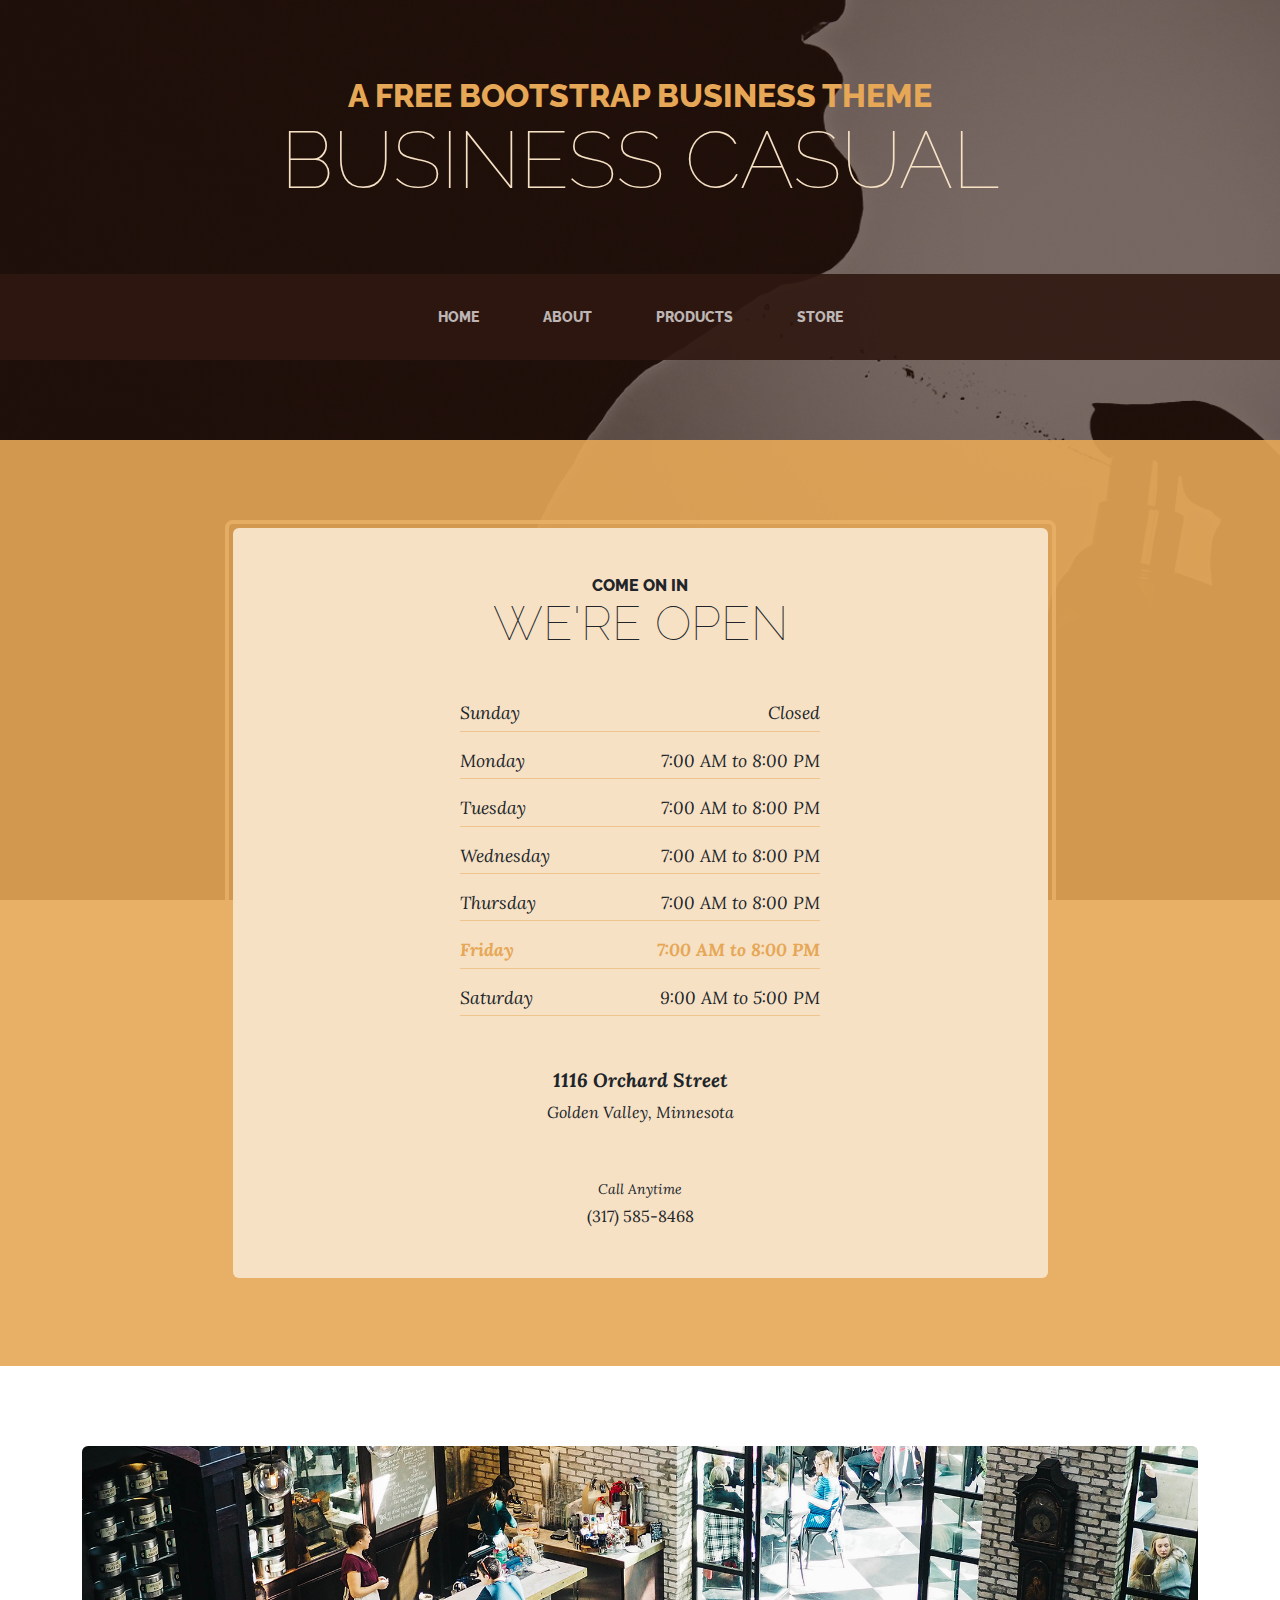
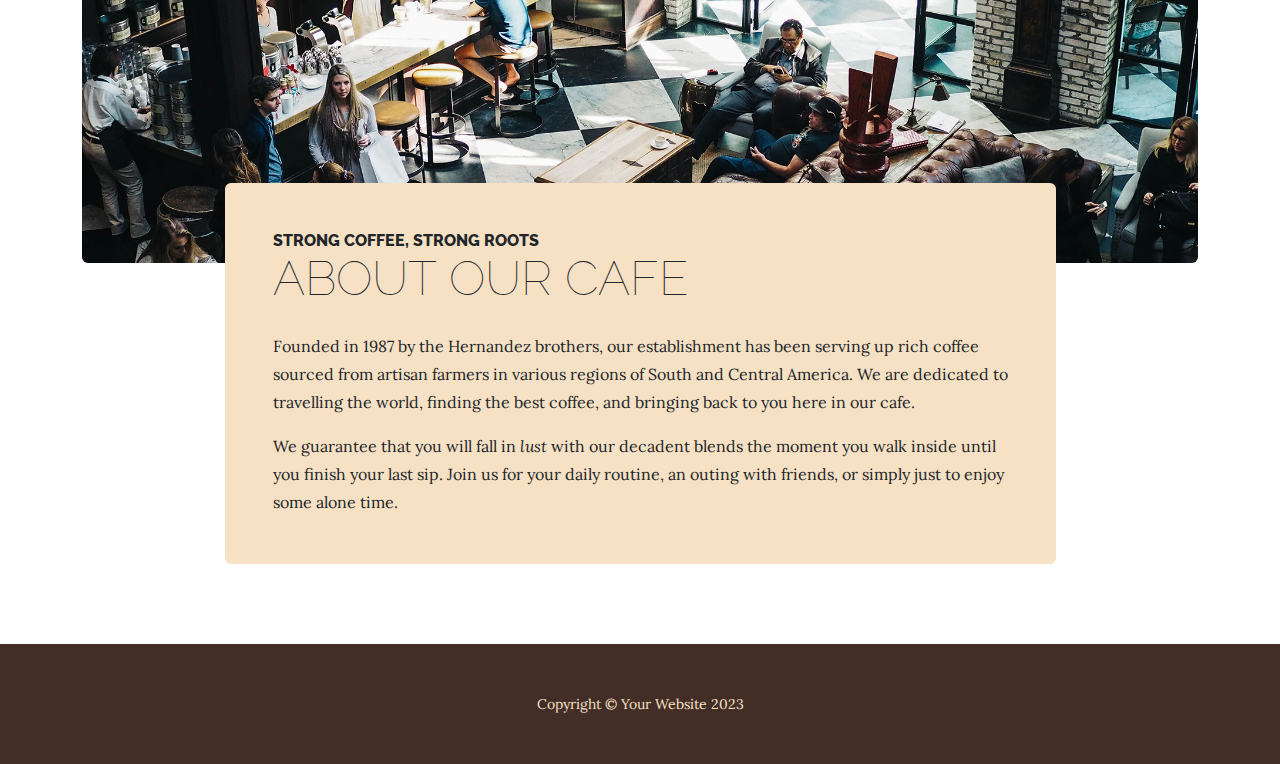
<file: store.html>
<!DOCTYPE html>
<html lang="en">
    <head>
        <meta charset="utf-8" />
        <meta name="viewport" content="width=device-width, initial-scale=1, shrink-to-fit=no" />
        <meta name="description" content="" />
        <meta name="author" content="" />
        <title>Business Casual - Start Bootstrap Theme</title>
        <link rel="icon" type="image/x-icon" href="assets/favicon.ico" />
        <!-- Google fonts-->
        <link href="https://fonts.googleapis.com/css?family=Raleway:100,100i,200,200i,300,300i,400,400i,500,500i,600,600i,700,700i,800,800i,900,900i" rel="stylesheet" />
        <link href="https://fonts.googleapis.com/css?family=Lora:400,400i,700,700i" rel="stylesheet" />
        <!-- Core theme CSS (includes Bootstrap)-->
        <link href="css/styles.css" rel="stylesheet" />
    </head>
    <body>
        <header>
            <h1 class="site-heading text-center text-faded d-none d-lg-block">
                <span class="site-heading-upper text-primary mb-3">A Free Bootstrap Business Theme</span>
                <span class="site-heading-lower">Business Casual</span>
            </h1>
        </header>
        <!-- Navigation-->
        <nav class="navbar navbar-expand-lg navbar-dark py-lg-4" id="mainNav">
            <div class="container">
                <a class="navbar-brand text-uppercase fw-bold d-lg-none" href="index.html">Start Bootstrap</a>
                <button class="navbar-toggler" type="button" data-bs-toggle="collapse" data-bs-target="#navbarSupportedContent" aria-controls="navbarSupportedContent" aria-expanded="false" aria-label="Toggle navigation"><span class="navbar-toggler-icon"></span></button>
                <div class="collapse navbar-collapse" id="navbarSupportedContent">
                    <ul class="navbar-nav mx-auto">
                        <li class="nav-item px-lg-4"><a class="nav-link text-uppercase" href="index.html">Home</a></li>
                        <li class="nav-item px-lg-4"><a class="nav-link text-uppercase" href="about.html">About</a></li>
                        <li class="nav-item px-lg-4"><a class="nav-link text-uppercase" href="products.html">Products</a></li>
                        <li class="nav-item px-lg-4"><a class="nav-link text-uppercase" href="store.html">Store</a></li>
                    </ul>
                </div>
            </div>
        </nav>
        <section class="page-section cta">
            <div class="container">
                <div class="row">
                    <div class="col-xl-9 mx-auto">
                        <div class="cta-inner bg-faded text-center rounded">
                            <h2 class="section-heading mb-5">
                                <span class="section-heading-upper">Come On In</span>
                                <span class="section-heading-lower">We're Open</span>
                            </h2>
                            <ul class="list-unstyled list-hours mb-5 text-left mx-auto">
                                <li class="list-unstyled-item list-hours-item d-flex">
                                    Sunday
                                    <span class="ms-auto">Closed</span>
                                </li>
                                <li class="list-unstyled-item list-hours-item d-flex">
                                    Monday
                                    <span class="ms-auto">7:00 AM to 8:00 PM</span>
                                </li>
                                <li class="list-unstyled-item list-hours-item d-flex">
                                    Tuesday
                                    <span class="ms-auto">7:00 AM to 8:00 PM</span>
                                </li>
                                <li class="list-unstyled-item list-hours-item d-flex">
                                    Wednesday
                                    <span class="ms-auto">7:00 AM to 8:00 PM</span>
                                </li>
                                <li class="list-unstyled-item list-hours-item d-flex">
                                    Thursday
                                    <span class="ms-auto">7:00 AM to 8:00 PM</span>
                                </li>
                                <li class="list-unstyled-item list-hours-item d-flex">
                                    Friday
                                    <span class="ms-auto">7:00 AM to 8:00 PM</span>
                                </li>
                                <li class="list-unstyled-item list-hours-item d-flex">
                                    Saturday
                                    <span class="ms-auto">9:00 AM to 5:00 PM</span>
                                </li>
                            </ul>
                            <p class="address mb-5">
                                <em>
                                    <strong>1116 Orchard Street</strong>
                                    <br />
                                    Golden Valley, Minnesota
                                </em>
                            </p>
                            <p class="mb-0">
                                <small><em>Call Anytime</em></small>
                                <br />
                                (317) 585-8468
                            </p>
                        </div>
                    </div>
                </div>
            </div>
        </section>
        <section class="page-section about-heading">
            <div class="container">
                <img class="img-fluid rounded about-heading-img mb-3 mb-lg-0" src="assets/img/about.jpg" alt="..." />
                <div class="about-heading-content">
                    <div class="row">
                        <div class="col-xl-9 col-lg-10 mx-auto">
                            <div class="bg-faded rounded p-5">
                                <h2 class="section-heading mb-4">
                                    <span class="section-heading-upper">Strong Coffee, Strong Roots</span>
                                    <span class="section-heading-lower">About Our Cafe</span>
                                </h2>
                                <p>Founded in 1987 by the Hernandez brothers, our establishment has been serving up rich coffee sourced from artisan farmers in various regions of South and Central America. We are dedicated to travelling the world, finding the best coffee, and bringing back to you here in our cafe.</p>
                                <p class="mb-0">
                                    We guarantee that you will fall in
                                    <em>lust</em>
                                    with our decadent blends the moment you walk inside until you finish your last sip. Join us for your daily routine, an outing with friends, or simply just to enjoy some alone time.
                                </p>
                            </div>
                        </div>
                    </div>
                </div>
            </div>
        </section>
        <footer class="footer text-faded text-center py-5">
            <div class="container"><p class="m-0 small">Copyright &copy; Your Website 2023</p></div>
        </footer>
        <!-- Bootstrap core JS-->
        <script src="https://cdn.jsdelivr.net/npm/bootstrap@5.2.3/dist/js/bootstrap.bundle.min.js"></script>
        <!-- Core theme JS-->
        <script src="js/scripts.js"></script>
    </body>
</html>
</file>
